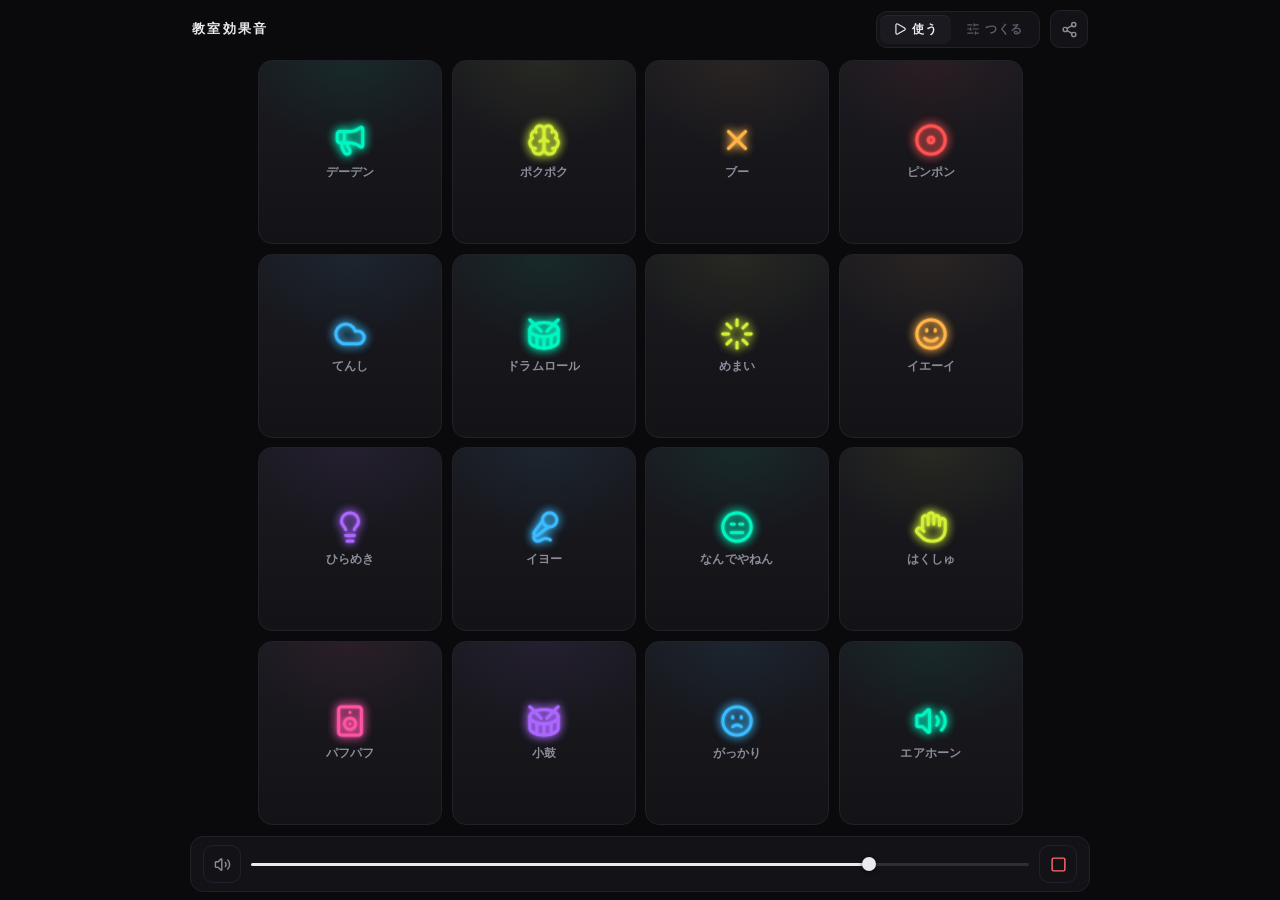
<file: index.html>
<!DOCTYPE html>
<html lang="ja">
<head>
<meta charset="UTF-8">
<meta name="viewport" content="width=device-width, initial-scale=1.0, maximum-scale=1.0, user-scalable=no, viewport-fit=cover">
<meta name="theme-color" content="#0a0a0c">
<meta name="description" content="ボタンを押すだけで効果音が鳴る，授業を盛り上げる教室用サウンドボード。">
<title>教室効果音アプリ</title>
<!-- 効果音：OtoLogic https://otologic.jp （CC BY 4.0・一部を短縮／加工） ／ 魔王魂 https://maou.audio
     ／ Freesound https://freesound.org （CC0）
     アイコン：Lucide https://lucide.dev （ISC） -->
<link rel="stylesheet" href="styles.css?v=27">
</head>
<body data-mode="play">

<div class="top">
  <div class="brand">
    <span class="mark">教室効果音</span>
  </div>
  <div class="spacer"></div>
  <div class="seg" role="tablist">
    <button role="tab" data-mode="play" aria-selected="true" data-icon="play"><span class="gi"></span>使う</button>
    <button role="tab" data-mode="edit" aria-selected="false" data-icon="sliders-horizontal"><span class="gi"></span>つくる</button>
  </div>
  <button class="icon-btn" id="share" title="共有URLを発行" data-icon="share-2"></button>
</div>

<div class="editbar">
  <div class="stepper" title="横の数">
    <button id="colMinus" data-icon="minus" aria-label="横を減らす"></button>
    <span class="val" id="colVal">4</span>
    <button id="colPlus" data-icon="plus" aria-label="横を増やす"></button>
  </div>
  <span class="lbl">×</span>
  <div class="stepper" title="縦の数">
    <button id="rowMinus" data-icon="minus" aria-label="縦を減らす"></button>
    <span class="val" id="rowVal">4</span>
    <button id="rowPlus" data-icon="plus" aria-label="縦を増やす"></button>
  </div>
  <div class="color-ctl">
    <select id="colorNo" aria-label="色をかえるばしょ"></select>
    <button class="swatch" id="colorPick" aria-label="色をえらぶ" aria-haspopup="true" aria-expanded="false"></button>
    <button class="pat-btn" id="patBtn" title="配色パターンをえらぶ" aria-haspopup="true" aria-expanded="false"><span class="fill"></span></button>
    <button class="icon-btn quiet" id="patRot" title="グラデーションの向きを回す" data-icon="rotate-cw"></button>
    <button class="switch" id="neonSw" aria-pressed="true"><span class="knob"></span>ネオン</button>
    <button class="switch" id="pastelSw" aria-pressed="false"><span class="knob"></span>パステル</button>
    <button class="icon-btn" id="colorReset" title="えらんだ色をパターンの色にもどす" data-icon="eraser"></button>
    <div class="palette" id="palette" role="listbox" aria-label="ネオンカラー32色"></div>
    <div class="patterns" id="patterns" role="listbox" aria-label="配色パターン10種"></div>
  </div>
  <div class="spacer"></div>
  <button class="icon-btn quiet" id="undoBtn" title="もとにもどす（Ctrl＋Z）" data-icon="undo-2" disabled></button>
  <button class="icon-btn quiet" id="redoBtn" title="やりなおす（Ctrl＋Y）" data-icon="redo-2" disabled></button>
  <button class="icon-btn" id="resetAll" title="ぜんぶ空にする" data-icon="trash-2"></button>
</div>

<div class="stage"><div id="grid"></div></div>

<div class="bottom">
  <button class="icon-btn" id="mute" title="ミュート" data-icon="volume-2"></button>
  <div class="vol-wrap">
    <input type="range" id="vol" min="0" max="100" value="80" aria-label="音量">
  </div>
  <button class="icon-btn danger" id="stop" title="音を止める" data-icon="square"></button>
</div>

<div class="sheet-bg" id="sheetBg">
  <div class="sheet" role="dialog" aria-modal="true">
    <div class="sheet-head">
      <span class="sheet-title" id="sheetTitle">音をえらぶ</span>
      <div class="spacer"></div>
      <button class="icon-btn" id="sheetClear" title="このパッドを空にする" data-icon="eraser"></button>
      <button class="icon-btn" id="sheetClose" title="閉じる" data-icon="check"></button>
    </div>
    <label class="search">
      <span class="gi" data-icon="search"></span>
      <input type="search" id="q" placeholder="音の名前でさがす" autocomplete="off">
    </label>
    <div class="cats" id="cats"></div>
    <div class="list" id="list"></div>
  </div>
</div>

<div class="toast" id="toast"></div>

<!-- 音を入れ替えたら v の数字を上げる。古いキャッシュが残って前の音が鳴るのを防ぐ -->
<script>window.ASSET_VER = 27;</script>
<script src="icons.js?v=27"></script>
<script src="catalog.js?v=27"></script>
<script src="app.js?v=27"></script>
</body>
</html>
</file>
<file: styles.css>
/* ===== 基本 ===== */
:root{
  --bg:#0a0a0c;
  --surface:#131317;
  --surface-2:#1a1a20;
  --line:#2a2a33;
  --line-soft:#212129;
  --text:#e9e9ef;
  --text-dim:#8b8b99;
  --text-faint:#5a5a68;
  --accent:#e8e8f0;
  --radius:14px;
  --pad-gap:clamp(5px,1.4vw,10px);
}

*{box-sizing:border-box;margin:0;padding:0;}
html,body{height:100%;}
body{
  background:var(--bg);
  color:var(--text);
  font-family:"Hiragino Kaku Gothic ProN","Yu Gothic UI",-apple-system,"Segoe UI",system-ui,sans-serif;
  font-feature-settings:"palt";
  display:flex;flex-direction:column;
  height:100dvh;
  padding:env(safe-area-inset-top) 12px calc(env(safe-area-inset-bottom) + 8px);
  -webkit-user-select:none;user-select:none;
  -webkit-touch-callout:none;
  -webkit-tap-highlight-color:transparent;
  touch-action:manipulation;
  overflow:hidden;
}
button{font:inherit;color:inherit;background:none;border:none;cursor:pointer;}
svg{display:block;}

/* ===== ヘッダー ===== */
.top{
  flex:0 0 auto;
  display:flex;align-items:center;gap:10px;
  padding:10px 2px 12px;
  max-width:900px;width:100%;margin:0 auto;
}
.brand{
  display:flex;align-items:baseline;gap:8px;min-width:0;
}
.brand .mark{
  font-size:13px;font-weight:700;letter-spacing:.18em;
  color:var(--text);white-space:nowrap;
}
.spacer{flex:1 1 auto;}

/* モード切り替え（セグメント） */
.seg{
  display:flex;padding:3px;gap:2px;
  background:var(--surface);border:1px solid var(--line-soft);
  border-radius:11px;flex:0 0 auto;
}
.seg button{
  display:flex;align-items:center;gap:5px;
  padding:6px 13px;border-radius:8px;
  font-size:12px;font-weight:600;letter-spacing:.06em;
  color:var(--text-faint);
  transition:background .15s,color .15s;
}
.seg button svg{width:14px;height:14px;}
.seg button[aria-selected="true"]{
  background:var(--surface-2);color:var(--text);
  box-shadow:0 1px 0 rgba(255,255,255,.05) inset;
}

.icon-btn{
  width:38px;height:38px;flex:0 0 auto;
  display:flex;align-items:center;justify-content:center;
  border-radius:10px;border:1px solid var(--line-soft);
  background:var(--surface);color:var(--text-dim);
  transition:background .15s,color .15s,border-color .15s;
}
.icon-btn svg{width:17px;height:17px;}
.icon-btn:hover{color:var(--text);border-color:var(--line);}
.icon-btn:active{background:var(--surface-2);}

/* ===== パッドのグリッド ===== */
.stage{
  flex:1 1 auto;min-height:0;
  width:100%;margin:0 auto;
  display:flex;align-items:center;justify-content:center;
  container-type:size;
}
/* 幅は正方形パッド基準で決め，縦に余裕があるときだけ 1.25 倍まで伸ばす */
#grid{
  --w:min(100cqw, 900px, calc(100cqh * var(--cols) / var(--rows)));
  display:grid;gap:var(--pad-gap);
  grid-template-columns:repeat(var(--cols),1fr);
  grid-template-rows:repeat(var(--rows),1fr);
  width:var(--w);
  height:min(100cqh, calc(var(--w) * var(--rows) * 1.25 / var(--cols)));
  margin:auto;
}

/* 中のアイコンと文字は，ボタン自身の大きさ（cqmin）に合わせて縮める。
   大きいボタンでは前と同じ画面の高さ基準のまま，10×10の小さいボタンでもはみ出さない */
.pad{
  position:relative;
  display:flex;flex-direction:column;align-items:center;justify-content:center;
  container-type:size;
  min-width:0;min-height:0;
  /* 上下の余白は，1マスの高さのめやす（ステージの高さ÷行数）の1割。最大は前と同じ6px */
  padding:clamp(2px,calc(100cqh / var(--rows) * .1),6px) 4px;
  border-radius:var(--radius);
  border:1px solid var(--line-soft);
  background:linear-gradient(180deg,var(--surface-2),var(--surface));
  color:var(--text-dim);
  overflow:hidden;
  transition:transform .08s ease,border-color .15s,color .15s,background .15s;
}
.pad::after{
  content:"";position:absolute;inset:0;border-radius:inherit;
  background:radial-gradient(90% 70% at 50% 0%,var(--c,transparent),transparent 72%);
  opacity:var(--glow0,0);transition:opacity .18s ease;pointer-events:none;
}
/* ネオン：アイコンが管のようににじんで光り，ボタンの上にもうっすら色が差す */
body.neon{--glow0:.07;}
body.neon .pad:not(.empty) .glyph svg{
  filter:drop-shadow(0 0 5px var(--c)) drop-shadow(0 0 1px var(--c));
}
.pad .glyph{
  position:relative;
  width:clamp(12px,min(4.4vh,50cqmin),34px);height:clamp(12px,min(4.4vh,50cqmin),34px);
  color:var(--c,var(--text-dim));
  transition:color .15s,transform .08s ease;
}
.pad .glyph svg{width:100%;height:100%;}
.pad .cap{
  position:relative;
  margin-top:clamp(2px,min(1.1vh,7cqmin),9px);
  font-size:clamp(7px,min(1.55vh,26cqmin),12px);
  font-weight:600;letter-spacing:.01em;line-height:1.15;
  color:var(--text-dim);
  text-align:center;
  max-width:100%;
  overflow:hidden;text-overflow:ellipsis;white-space:nowrap;
  transition:color .15s;
}
.pad:not(.empty):hover{border-color:var(--line);}
.pad.hit{
  transform:scale(.965);
  border-color:var(--c,var(--line));
  color:var(--text);
}
.pad.hit::after{opacity:.22;}
.pad.hit .cap{color:var(--text);}
.pad.hit .glyph{transform:scale(1.08);}

/* 空きパッド */
.pad.empty{
  border-style:dashed;border-color:#22222b;
  background:#0e0e12;
  color:var(--text-faint);
}
.pad.empty .glyph{color:#33333f;}
body[data-mode="play"] .pad.empty{opacity:.35;}
body[data-mode="play"] .pad.empty .cap{display:none;}

/* 編集モード */
body[data-mode="edit"] .pad{cursor:pointer;}
body[data-mode="edit"] .pad.selected{
  border-color:var(--text);
  box-shadow:0 0 0 1px var(--text) inset;
}
.pad .slotno{
  position:absolute;top:4px;left:6px;
  font-size:clamp(7px,16cqmin,9px);font-weight:700;color:var(--text-faint);
  opacity:0;transition:opacity .15s;
}
body[data-mode="edit"] .pad .slotno{opacity:.55;}

/* 長押しでつまんで入れかえる */
body[data-mode="edit"] .pad{touch-action:none;}
.pad.dragging{
  opacity:.3;
  border-style:dashed;border-color:var(--line);
}
.pad.dragging .glyph,.pad.dragging .cap{color:var(--text-faint);}
.pad.drop-target{
  border-color:var(--c,var(--text));
  box-shadow:0 0 0 2px var(--c,var(--text)) inset;
}
.pad.drop-target::after{opacity:.2;}
.pad.drag-ghost{
  position:fixed;left:0;top:0;z-index:90;
  pointer-events:none;transition:none;
  border-color:var(--c,var(--text));
  color:var(--text);
  box-shadow:0 14px 30px rgba(0,0,0,.65),0 0 0 1px var(--c,var(--text)) inset;
}
.pad.drag-ghost::after{opacity:.3;}
.pad.drag-ghost .cap{color:var(--text);}
.pad.drag-ghost .slotno{display:none;}

/* ===== フッター ===== */
.bottom{
  flex:0 0 auto;
  max-width:900px;width:100%;margin:12px auto 0;
  display:flex;align-items:center;gap:10px;
  padding:8px 12px;
  background:var(--surface);
  border:1px solid var(--line-soft);
  border-radius:13px;
}
.vol-wrap{flex:1 1 auto;display:flex;align-items:center;gap:10px;min-width:0;}
input[type=range]{
  -webkit-appearance:none;appearance:none;
  flex:1 1 auto;min-width:0;height:22px;background:transparent;
}
input[type=range]::-webkit-slider-runnable-track{
  height:3px;border-radius:99px;
  background:linear-gradient(90deg,var(--text) 0 var(--p,80%),#2e2e38 var(--p,80%) 100%);
}
input[type=range]::-moz-range-track{height:3px;border-radius:99px;background:#2e2e38;}
input[type=range]::-moz-range-progress{height:3px;border-radius:99px;background:var(--text);}
input[type=range]::-webkit-slider-thumb{
  -webkit-appearance:none;width:14px;height:14px;border-radius:50%;
  background:var(--text);margin-top:-5.5px;
  box-shadow:0 1px 4px rgba(0,0,0,.6);cursor:pointer;
}
input[type=range]::-moz-range-thumb{
  width:14px;height:14px;border-radius:50%;border:none;
  background:var(--text);cursor:pointer;
}
.icon-btn.on{color:var(--text);border-color:var(--line);background:var(--surface-2);}
.icon-btn.danger{color:#ff6b6b;}
body.is-muted .vol-wrap{opacity:.35;}

/* ===== 編集バー ===== */
.editbar{
  flex:0 0 auto;
  max-width:900px;width:100%;margin:0 auto 10px;
  display:none;align-items:center;gap:8px;flex-wrap:wrap;
  padding:9px 12px;
  background:var(--surface);border:1px solid var(--line-soft);
  border-radius:13px;
}
body[data-mode="edit"] .editbar{display:flex;}
.editbar .lbl{font-size:11px;color:var(--text-faint);letter-spacing:.1em;}
.stepper{
  display:flex;align-items:center;gap:1px;
  background:var(--bg);border:1px solid var(--line-soft);border-radius:9px;padding:2px;
}
.stepper button{
  width:26px;height:26px;display:flex;align-items:center;justify-content:center;
  border-radius:6px;color:var(--text-dim);
}
.stepper button:hover{background:var(--surface-2);color:var(--text);}
.stepper button:disabled{opacity:.25;cursor:default;}
.stepper button svg{width:13px;height:13px;}
.stepper .val{
  min-width:30px;text-align:center;font-size:12px;font-weight:700;
  font-variant-numeric:tabular-nums;
}

/* もとにもどす／やりなおす。ゴミ箱のとなりに，主張しない見た目で置く */
.icon-btn.quiet{
  width:32px;height:32px;
  border-color:transparent;background:transparent;color:var(--text-faint);
}
.icon-btn.quiet svg{width:16px;height:16px;}
.icon-btn.quiet:hover:not(:disabled){
  color:var(--text);background:var(--surface-2);border-color:var(--line-soft);
}
.icon-btn.quiet:disabled{opacity:.28;cursor:default;}
#undoBtn{margin-right:-6px;}
#redoBtn{margin-right:2px;}

/* 色をかえるコントロール */
.color-ctl{display:flex;align-items:center;flex-wrap:wrap;gap:6px;position:relative;}
.color-ctl::before{content:"／";margin-right:2px;opacity:.5;color:var(--text-faint);font-size:11px;}
.color-ctl select{
  height:30px;padding:0 6px;
  background:var(--bg);border:1px solid var(--line-soft);border-radius:8px;
  color:var(--text);font:inherit;font-size:12px;
}
/* いま選んでいる色。押すとパレットが開き，つまんで動かすとパッドまで運べる */
.swatch{
  width:30px;height:30px;padding:3px;flex:0 0 auto;touch-action:none;
  border:1px solid var(--line-soft);border-radius:8px;background:var(--bg);
}
.swatch::after{
  content:"";display:block;width:100%;height:100%;border-radius:5px;
  background:var(--c,var(--text-dim));
}
.swatch[aria-expanded="true"]{border-color:var(--line);background:var(--surface-2);}

/* 32色のネオンパレット */
.palette{
  position:absolute;top:calc(100% + 9px);left:0;z-index:60;
  display:none;grid-template-columns:repeat(8,26px);gap:6px;
  padding:10px;
  background:var(--surface);border:1px solid var(--line);border-radius:12px;
  box-shadow:0 16px 34px rgba(0,0,0,.6);
}
.palette.open{display:grid;}
.palette button{
  width:26px;height:26px;border-radius:7px;background:var(--c);
  box-shadow:0 0 0 1px rgba(255,255,255,.12) inset;
  transition:transform .12s;touch-action:none;
}
.palette button:hover{transform:scale(1.15);}
.palette button.on{box-shadow:0 0 0 2px var(--surface),0 0 0 4px var(--c);}

/* 配色パターン。四角の中に，いまの色の流れと向きをそのまま描く */
.pat-btn{
  width:30px;height:30px;padding:3px;flex:0 0 auto;
  border:1px solid var(--line-soft);border-radius:8px;background:var(--bg);
}
.pat-btn .fill{
  display:flex;align-items:center;justify-content:center;
  width:100%;height:100%;border-radius:5px;background:var(--g,var(--text-dim));
  font-size:11px;font-weight:800;color:#0a0a0c;
  text-shadow:0 0 3px rgba(255,255,255,.45);
}
.pat-btn[aria-expanded="true"]{border-color:var(--line);background:var(--surface-2);}
#patRot{margin:0 -2px;}

.patterns{
  position:absolute;top:calc(100% + 9px);left:0;z-index:60;
  display:none;grid-template-columns:repeat(2,minmax(0,1fr));gap:4px;
  width:min(300px,calc(100vw - 32px));padding:8px;
  background:var(--surface);border:1px solid var(--line);border-radius:12px;
  box-shadow:0 16px 34px rgba(0,0,0,.6);
}
.patterns.open{display:grid;}
.patterns button{
  display:flex;align-items:center;gap:8px;min-width:0;
  padding:6px 8px 6px 6px;border-radius:9px;border:1px solid transparent;
  font-size:12px;color:var(--text-dim);text-align:left;white-space:nowrap;
}
.patterns button:hover{background:var(--surface-2);color:var(--text);}
.patterns button.on{border-color:var(--line);background:var(--surface-2);color:var(--text);}
.patterns .chip{width:34px;height:22px;flex:0 0 auto;border-radius:6px;background:var(--g);}
.patterns b{width:10px;font-size:12px;color:var(--text);}

/* ネオン・パステルのON／OFF */
.switch{
  height:30px;flex:0 0 auto;
  display:inline-flex;align-items:center;gap:7px;padding:0 10px 0 6px;
  border:1px solid var(--line-soft);border-radius:999px;background:var(--bg);
  font-size:12px;color:var(--text-dim);white-space:nowrap;
}
.switch .knob{
  position:relative;width:28px;height:16px;border-radius:999px;background:var(--line);
  transition:background .15s;
}
.switch .knob::after{
  content:"";position:absolute;top:2px;left:2px;width:12px;height:12px;border-radius:50%;
  background:var(--text-faint);transition:transform .15s,background .15s,box-shadow .15s;
}
.switch[aria-pressed="true"]{color:var(--text);border-color:var(--line);}
.switch[aria-pressed="true"] .knob{background:#34343f;}
.switch[aria-pressed="true"] .knob::after{transform:translateX(12px);}
#neonSw[aria-pressed="true"] .knob::after{background:#7df9ff;box-shadow:0 0 6px #7df9ff;}
#pastelSw[aria-pressed="true"] .knob::after{background:#ffc6e4;}

/* 色をつまんでパッドまで運んでいる最中 */
.palette.carrying{opacity:.2;}
.color-ghost{
  position:fixed;left:0;top:0;z-index:95;
  width:34px;height:34px;margin:-17px 0 0 -17px;
  border-radius:10px;background:var(--c);
  pointer-events:none;
  box-shadow:0 12px 26px rgba(0,0,0,.6),0 0 0 2px rgba(255,255,255,.25) inset;
}

/* ===== モーダル（音を選ぶ） ===== */
.sheet-bg{
  position:fixed;inset:0;background:rgba(0,0,0,.66);
  backdrop-filter:blur(3px);
  display:none;align-items:flex-end;justify-content:center;z-index:50;
}
.sheet-bg.open{display:flex;}
.sheet{
  width:100%;max-width:900px;max-height:86dvh;
  display:flex;flex-direction:column;
  background:var(--surface);
  border:1px solid var(--line);border-bottom:none;
  border-radius:18px 18px 0 0;
  padding:14px 14px calc(env(safe-area-inset-bottom) + 14px);
  animation:rise .22s cubic-bezier(.2,.8,.3,1);
}
@keyframes rise{from{transform:translateY(24px);opacity:0;}to{transform:none;opacity:1;}}
.sheet-head{flex:0 0 auto;display:flex;align-items:center;gap:10px;margin-bottom:11px;}
.sheet-title{font-size:13px;font-weight:700;letter-spacing:.06em;}
.search{
  display:flex;align-items:center;gap:8px;
  background:var(--bg);border:1px solid var(--line-soft);
  border-radius:10px;padding:0 11px;margin-bottom:10px;flex:0 0 auto;
}
.search svg{width:15px;height:15px;color:var(--text-faint);flex:0 0 auto;}
.search input{
  flex:1 1 auto;min-width:0;background:none;border:none;outline:none;
  color:var(--text);font:inherit;font-size:13px;padding:10px 0;
}
.search input::placeholder{color:var(--text-faint);}

.cats{
  display:flex;gap:6px;overflow-x:auto;padding-bottom:10px;
  scrollbar-width:none;
  flex:0 0 auto;   /* 一覧が長いと押しつぶされ，スマホで文字がはみ出していた */
}
.cats::-webkit-scrollbar{display:none;}
.cats button{
  flex:0 0 auto;padding:6px 12px;border-radius:99px;
  font-size:11px;font-weight:600;white-space:nowrap;
  background:var(--bg);border:1px solid var(--line-soft);color:var(--text-dim);
  transition:background .15s,color .15s,border-color .15s;
}
.cats button[aria-selected="true"]{background:var(--text);color:#0a0a0c;border-color:var(--text);}

.list{
  flex:1 1 auto;overflow-y:auto;overscroll-behavior:contain;
  display:grid;grid-template-columns:repeat(auto-fill,minmax(112px,1fr));
  gap:7px;padding:2px;
}
.item{
  display:flex;align-items:center;gap:9px;
  padding:9px 10px;border-radius:11px;
  background:var(--bg);border:1px solid var(--line-soft);
  text-align:left;transition:border-color .15s,background .15s;
}
.item:hover{border-color:var(--line);background:var(--surface-2);}
.item .glyph{width:19px;height:19px;flex:0 0 auto;color:var(--c,var(--text-dim));}
.item .nm{
  font-size:12px;font-weight:600;min-width:0;
  overflow:hidden;text-overflow:ellipsis;white-space:nowrap;
}
.item.current{border-color:var(--text);}
.empty-msg{grid-column:1/-1;text-align:center;color:var(--text-faint);font-size:12px;padding:26px 0;}

/* ===== トースト ===== */
.toast{
  position:fixed;left:50%;bottom:calc(env(safe-area-inset-bottom) + 84px);
  transform:translate(-50%,10px);
  background:var(--text);color:#0a0a0c;
  font-size:12px;font-weight:700;letter-spacing:.03em;
  padding:9px 16px;border-radius:99px;
  opacity:0;pointer-events:none;transition:opacity .2s,transform .2s;
  z-index:80;white-space:nowrap;max-width:90vw;
}
.toast.show{opacity:1;transform:translate(-50%,0);}

/* iPadのたて向き（768px）でも，編集バーが1列におさまるよう少しつめる */
@media (max-width:820px){
  .editbar{padding:9px 10px;}
  .color-ctl{gap:5px;}
  .color-ctl::before{display:none;}
  .switch{padding:0 8px 0 5px;gap:5px;}
  .switch .knob{width:24px;}
  .switch[aria-pressed="true"] .knob::after{transform:translateX(8px);}
}
@media (max-width:480px){
  .seg button{padding:6px 10px;}
  /* スマホでは色のらんを下の段へ回し，1段めに ＋− と もどす・ゴミ箱 を並べる。
     どちらの段も1列におさまるよう，さらに少しつめる */
  .stepper .val{min-width:22px;}
  .color-ctl{order:1;gap:4px;}
  .color-ctl select{padding:0 2px;}
  .switch{padding:0 7px 0 4px;gap:4px;font-size:11px;}
  .switch .knob{width:20px;}
  .switch[aria-pressed="true"] .knob::after{transform:translateX(4px);}
  #colorReset{width:32px;height:32px;}
}
/* 360px前後の細いスマホでも2段におさまるよう，左右の余白をつめる */
@media (max-width:380px){
  body{padding-left:8px;padding-right:8px;}
  .editbar{padding:9px 8px;}
  .stepper button{width:24px;}
  .color-ctl{gap:3px;}
}
</file>
